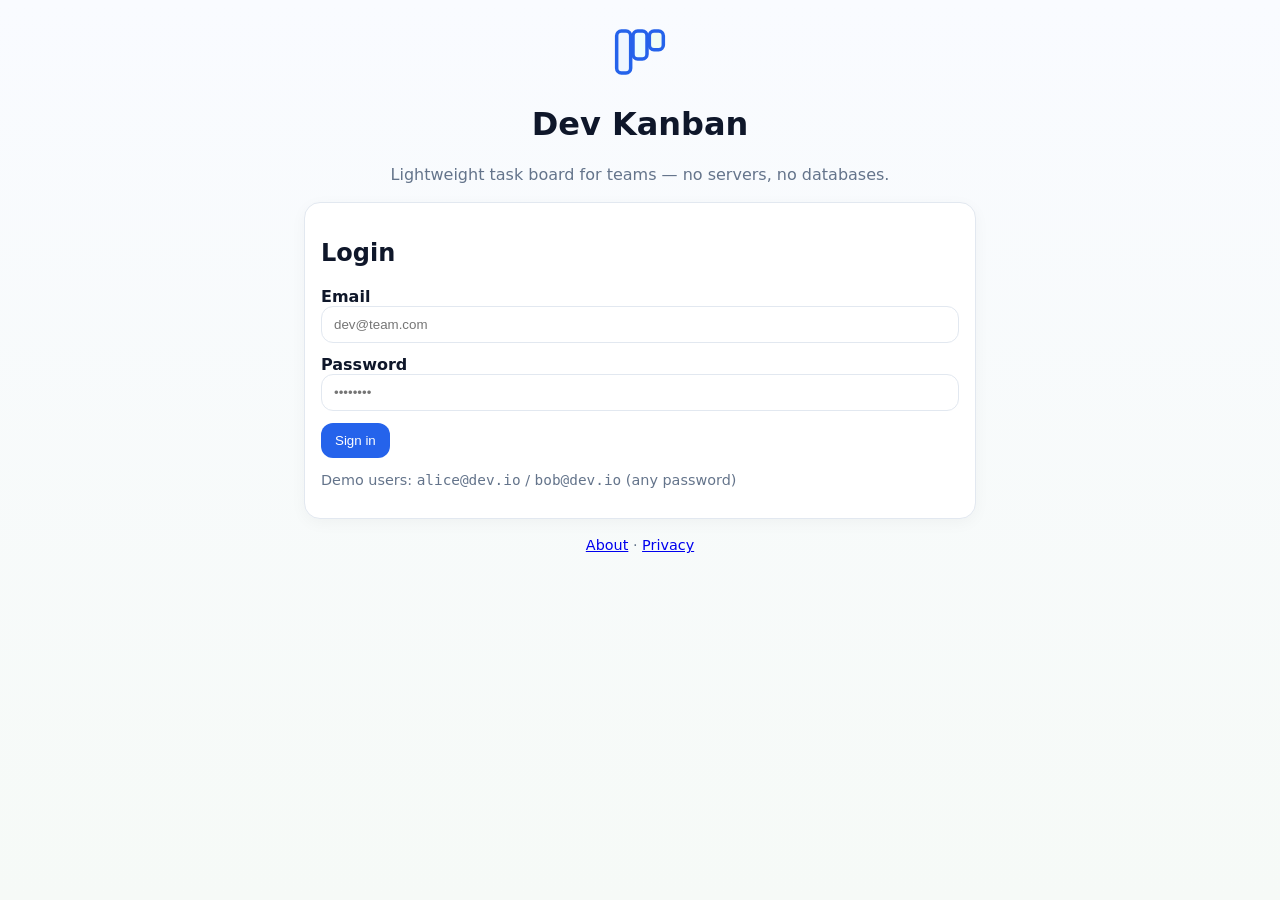
<file: index.html>
<!DOCTYPE html>
<html lang="en">
<head>
  <meta charset="UTF-8" />
  <meta name="viewport" content="width=device-width, initial-scale=1.0"/>
  <title>Dev Kanban — Login</title>
  <link rel="stylesheet" href="assets/styles.css"/>
  <link rel="icon" href="assets/favicon.svg" type="image/svg+xml">
  <script src="assets/theme.js"></script>
</head>
<body class="bg">
  <main class="container narrow">
    <header class="center">
      <img src="assets/logo.svg" alt="Dev Kanban" class="logo"/>
      <h1>Dev Kanban</h1>
      <p class="muted">Lightweight task board for teams — no servers, no databases.</p>
    </header>

    <section class="card">
      <h2>Login</h2>
      <form id="loginForm">
        <label>
          Email
          <input type="email" id="email" placeholder="dev@team.com" required>
        </label>
        <label>
          Password
          <input type="password" id="password" placeholder="••••••••" required>
        </label>
        <button type="submit" class="btn">Sign in</button>
        <p class="muted small">Demo users: <code>alice@dev.io</code> / <code>bob@dev.io</code> (any password)</p>
      </form>
    </section>

    <footer class="center muted small">
      <a href="about.html">About</a>
      &middot;
      <a href="privacy.html">Privacy</a>
    </footer>
  </main>

  <script src="assets/auth.js"></script>
  <script>
    document.getElementById("loginForm").addEventListener("submit", (e) => {
      e.preventDefault();
      const email = document.getElementById("email").value.trim();
      const password = document.getElementById("password").value;
      window.Auth.login(email, password)
        .then(() => window.location.href = "board.html")
        .catch(err => alert(err.message));
    });
  </script>
</body>
</html>
</file>
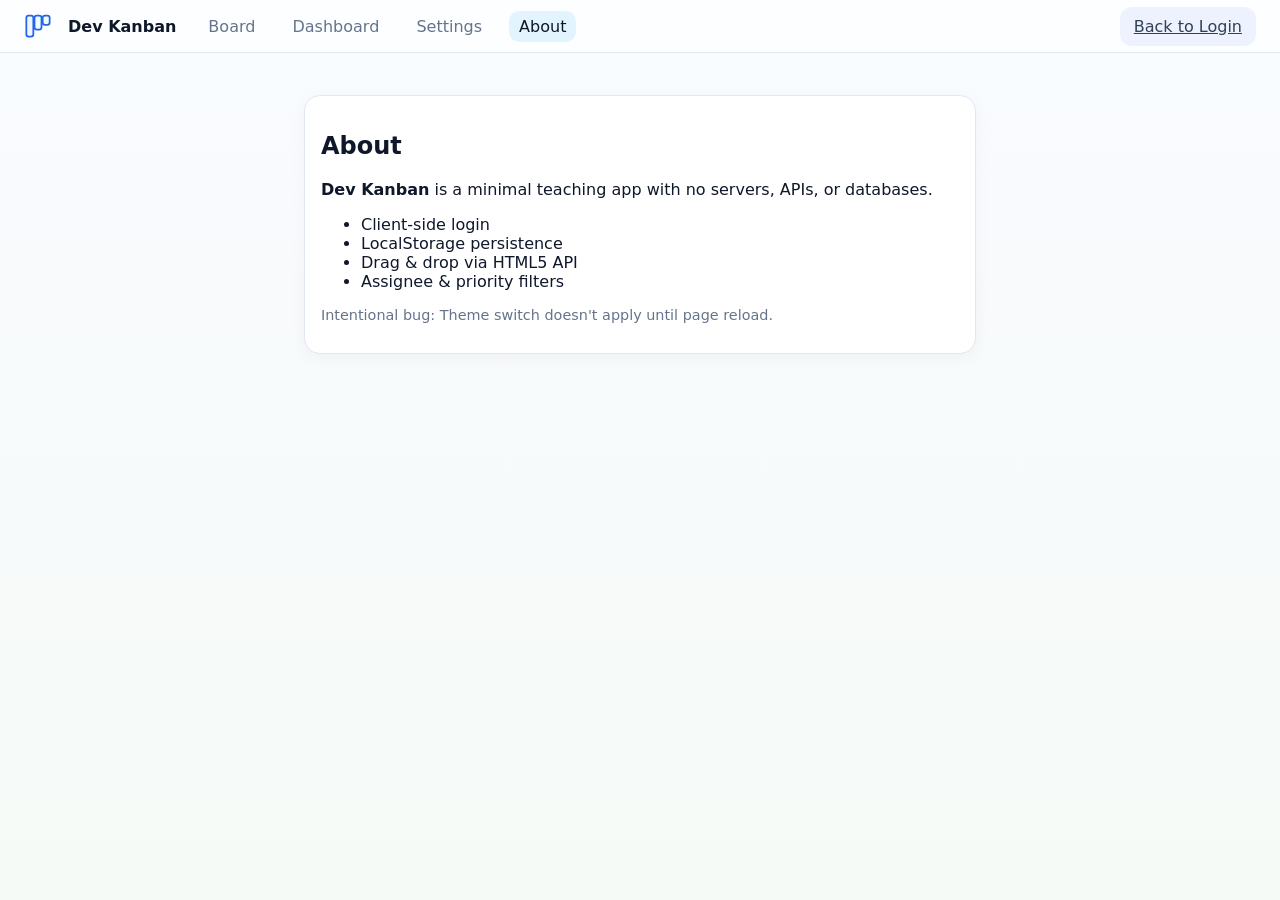
<file: about.html>
<!DOCTYPE html>
<html lang="en">
<head>
  <meta charset="UTF-8" />
  <meta name="viewport" content="width=device-width, initial-scale=1.0"/>
  <title>Dev Kanban — About</title>
  <link rel="stylesheet" href="assets/styles.css"/>
  <link rel="icon" href="assets/favicon.svg" type="image/svg+xml">
  <script src="assets/theme.js"></script>
</head>
<body class="bg">
  <header class="topbar">
    <div class="left">
      <img src="assets/logo.svg" alt="" class="logo small"/>
      <strong>Dev Kanban</strong>
      <nav>
        <a href="board.html">Board</a>
        <a href="dashboard.html">Dashboard</a>
        <a href="settings.html">Settings</a>
        <a class="active" href="about.html">About</a>
      </nav>
    </div>
    <div class="right">
      <a class="btn subtle" href="index.html">Back to Login</a>
    </div>
  </header>

  <main class="container narrow">
    <section class="card">
      <h2>About</h2>
      <p><strong>Dev Kanban</strong> is a minimal teaching app with no servers, APIs, or databases.</p>
      <ul>
        <li>Client-side login</li>
        <li>LocalStorage persistence</li>
        <li>Drag &amp; drop via HTML5 API</li>
        <li>Assignee &amp; priority filters</li>
      </ul>
      <p class="muted small">Intentional bug: Theme switch doesn't apply until page reload.</p>
    </section>
  </main>
</body>
</html>
</file>
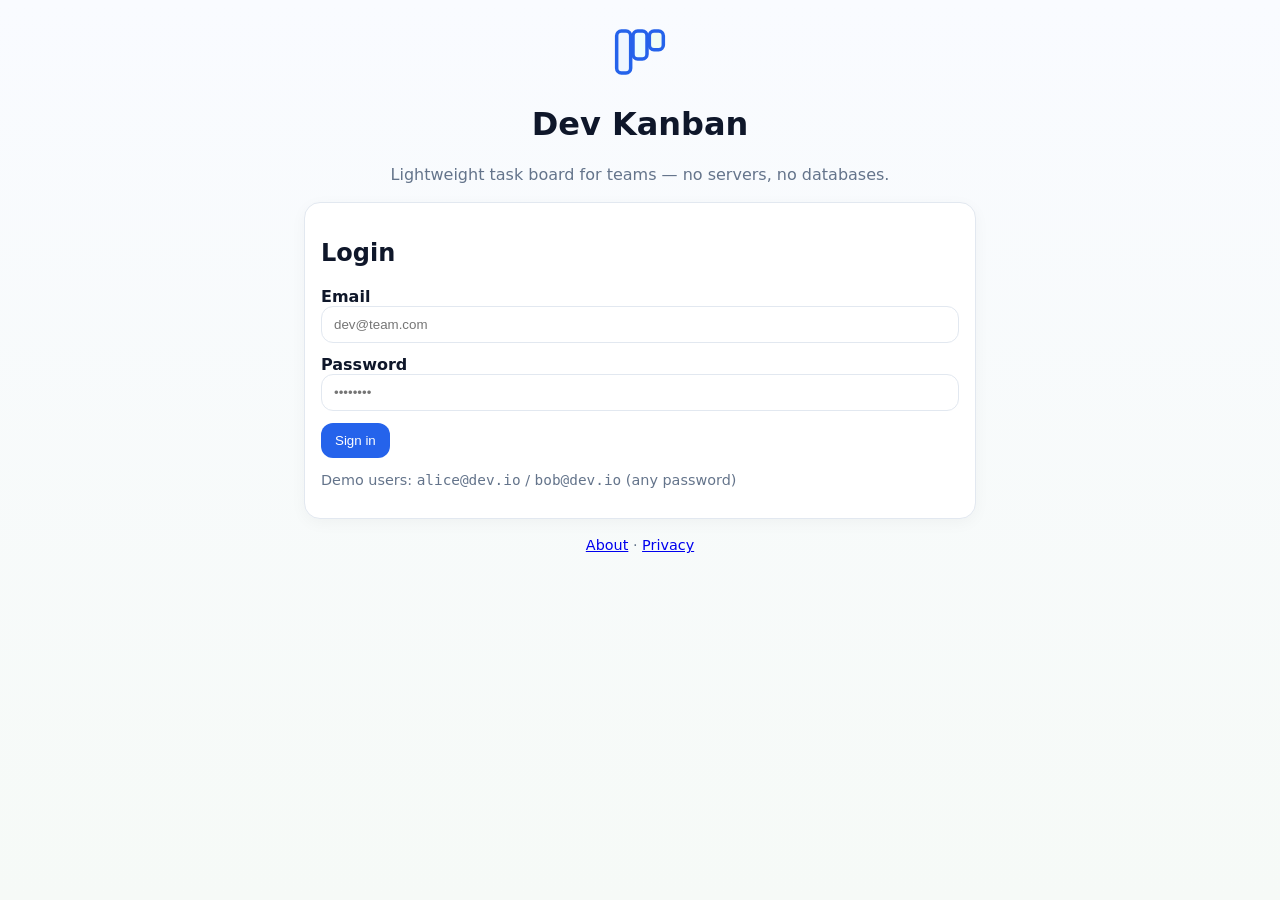
<file: board.html>
<!DOCTYPE html>
<html lang="en">
<head>
  <meta charset="UTF-8" />
  <meta name="viewport" content="width=device-width, initial-scale=1.0"/>
  <title>Dev Kanban — Board</title>
  <link rel="stylesheet" href="assets/styles.css"/>
  <link rel="icon" href="assets/favicon.svg" type="image/svg+xml">
  <script src="assets/theme.js"></script>
</head>
<body class="bg">
  <header class="topbar">
    <div class="left">
      <img src="assets/logo.svg" alt="" class="logo small"/>
      <strong>Dev Kanban</strong>
      <nav>
        <a class="active" href="board.html">Board</a>
        <a href="dashboard.html">Dashboard</a>
        <a href="settings.html">Profile &amp; Settings</a>
        <a href="about.html">About</a>
      </nav>
    </div>
    <div class="right">
      <span id="currentUser" class="chip"></span>
      <details class="user-menu">
        <summary class="btn subtle">Account ▾</summary>
        <div class="menu-items">
          <a href="settings.html#profile">Profile</a>
          <a href="settings.html">Settings</a>
          <a href="#" id="logoutLink">Log out</a>
        </div>
      </details>
    </div>
  </header>

  <main class="container">
    <section class="toolbar card">
      <form id="newTaskForm" class="row gap">
        <input id="titleInput" class="flex" placeholder="New task title (e.g., Implement auth)"/>
        <select id="assigneeInput">
          <option value="">Assignee</option>
          <option>Alice</option>
          <option>Bob</option>
          <option>Carol</option>
        </select>
        <select id="priorityInput">
          <option value="">Priority</option>
          <option>Low</option>
          <option>Medium</option>
          <option>High</option>
        </select>
        <input id="tagsInput" placeholder="#tags (space-separated)"/>
        <button class="btn">Add</button>
      </form>

      <div class="row gap wrap">
        <select id="filterAssignee">
          <option value="">All assignees</option>
          <option>Alice</option>
          <option>Bob</option>
          <option>Carol</option>
        </select>
        <select id="filterPriority">
          <option value="">All priorities</option>
          <option>Low</option>
          <option>Medium</option>
          <option>High</option>
        </select>
        <button id="clearFilters" class="btn subtle">Clear filters</button>
      </div>
    </section>

    <section id="board" class="board">
      <div class="column" data-status="backlog">
        <h3>Backlog</h3>
        <div class="dropzone" id="col-backlog"></div>
      </div>

      <div class="column" data-status="inprogress">
        <h3>In Progress</h3>
        <div class="dropzone" id="col-inprogress"></div>
      </div>

      <div class="column" data-status="review">
        <h3>Review</h3>
        <div class="dropzone" id="col-review"></div>
      </div>

      <div class="column" data-status="done">
        <h3>Done</h3>
        <div class="dropzone" id="col-done"></div>
      </div>
    </section>
  </main>

  <template id="taskTemplate">
    <article class="task" draggable="true">
      <header class="task-head">
        <span class="priority"></span>
        <span class="title"></span>
      </header>
      <div class="task-body">
        <div class="meta">
          <span class="assignee chip"></span>
          <span class="tags"></span>
        </div>
      </div>
      <footer class="task-foot">
        <button class="tiny move-left" title="Move left">◀</button>
        <button class="tiny move-right" title="Move right">▶</button>
        <button class="tiny delete" title="Delete">✕</button>
      </footer>
    </article>
  </template>

  <script src="assets/auth.js"></script>
  <script src="assets/storage.js"></script>
  <script src="assets/board.js"></script>
</body>
</html>
</file>
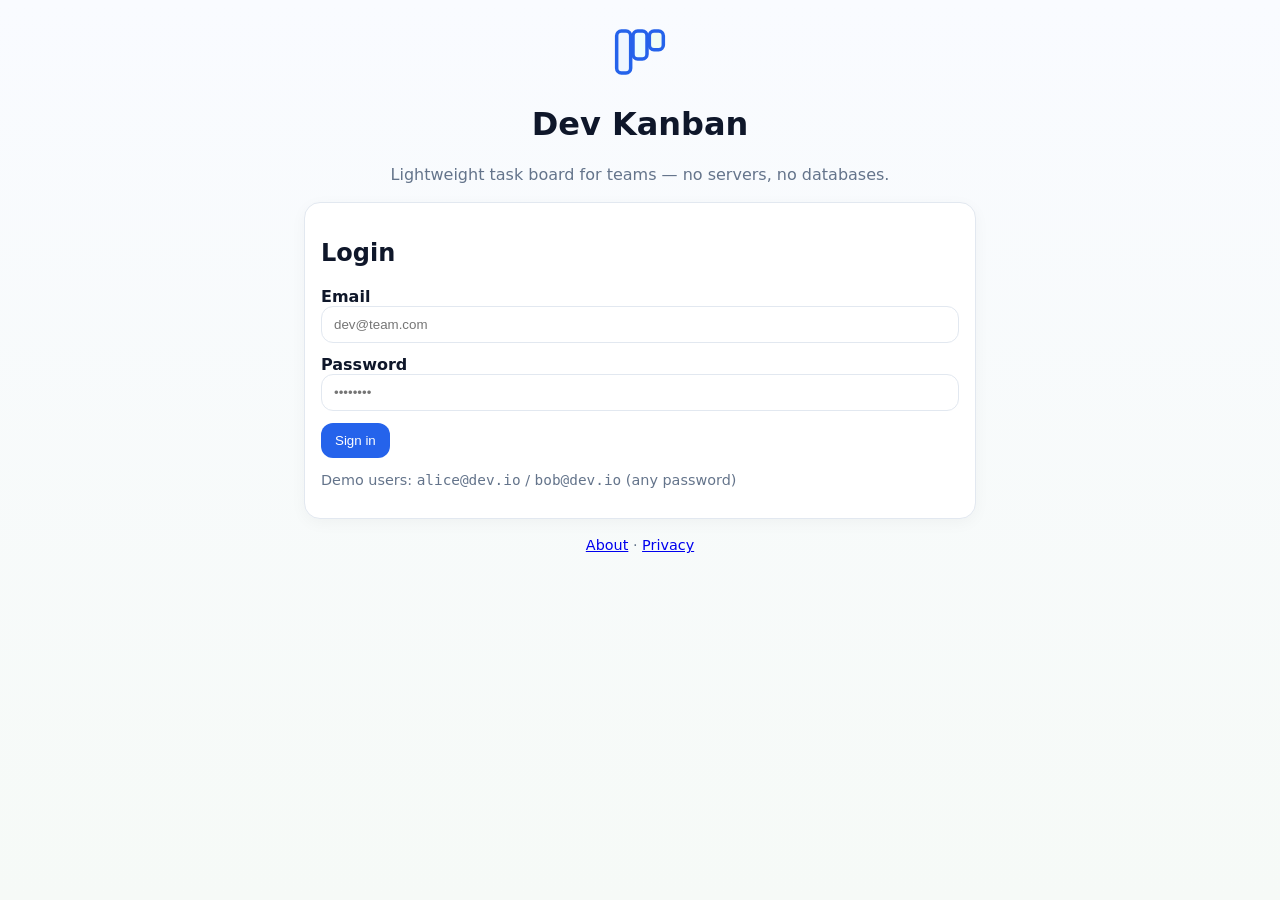
<file: dashboard.html>
<!DOCTYPE html>
<html lang="en">
<head>
  <meta charset="UTF-8" />
  <meta name="viewport" content="width=device-width, initial-scale=1.0"/>
  <title>Dev Kanban — Dashboard</title>
  <link rel="stylesheet" href="assets/styles.css"/>
  <link rel="icon" href="assets/favicon.svg" type="image/svg+xml">
  <script src="assets/theme.js"></script>
</head>
<body class="bg">
  <header class="topbar">
    <div class="left">
      <img src="assets/logo.svg" alt="" class="logo small"/>
      <strong>Dev Kanban</strong>
      <nav>
        <a href="board.html">Board</a>
        <a class="active" href="dashboard.html">Dashboard</a>
        <a href="report.html">Create Report</a>
        <a href="settings.html">Profile &amp; Settings</a>
        <a href="about.html">About</a>
      </nav>
    </div>
    <div class="right">
      <span id="currentUser" class="chip"></span>
      <details class="user-menu">
        <summary class="btn subtle">Account ▾</summary>
        <div class="menu-items">
          <a href="settings.html#profile">Profile</a>
          <a href="settings.html">Settings</a>
          <a href="#" id="logoutLink">Log out</a>
        </div>
      </details>
    </div>
  </header>

  <main class="container">
    <section class="card">
      <h2>Task Summary by Assignee</h2>
      <p class="muted">Each card shows task counts by status. Use links to open the board pre-filtered by assignee.</p>
      <div id="summaryCards" class="summary-grid"></div>
    </section>
  </main>

  <template id="summaryCardTemplate">
    <article class="summary-card">
      <header>
        <h3 class="assignee-name"></h3>
        <a class="btn subtle board-link" href="#">Open board</a>
      </header>
      <ul class="summary-list">
        <li><span>Backlog</span><strong class="count-backlog">0</strong></li>
        <li><span>In Progress</span><strong class="count-inprogress">0</strong></li>
        <li><span>Review</span><strong class="count-review">0</strong></li>
        <li><span>Done</span><strong class="count-done">0</strong></li>
        <li class="total"><span>Total</span><strong class="count-total">0</strong></li>
      </ul>
    </article>
  </template>

  <script src="assets/auth.js"></script>
  <script src="assets/storage.js"></script>
  <script src="assets/dashboard.js"></script>
</body>
</html>
</file>
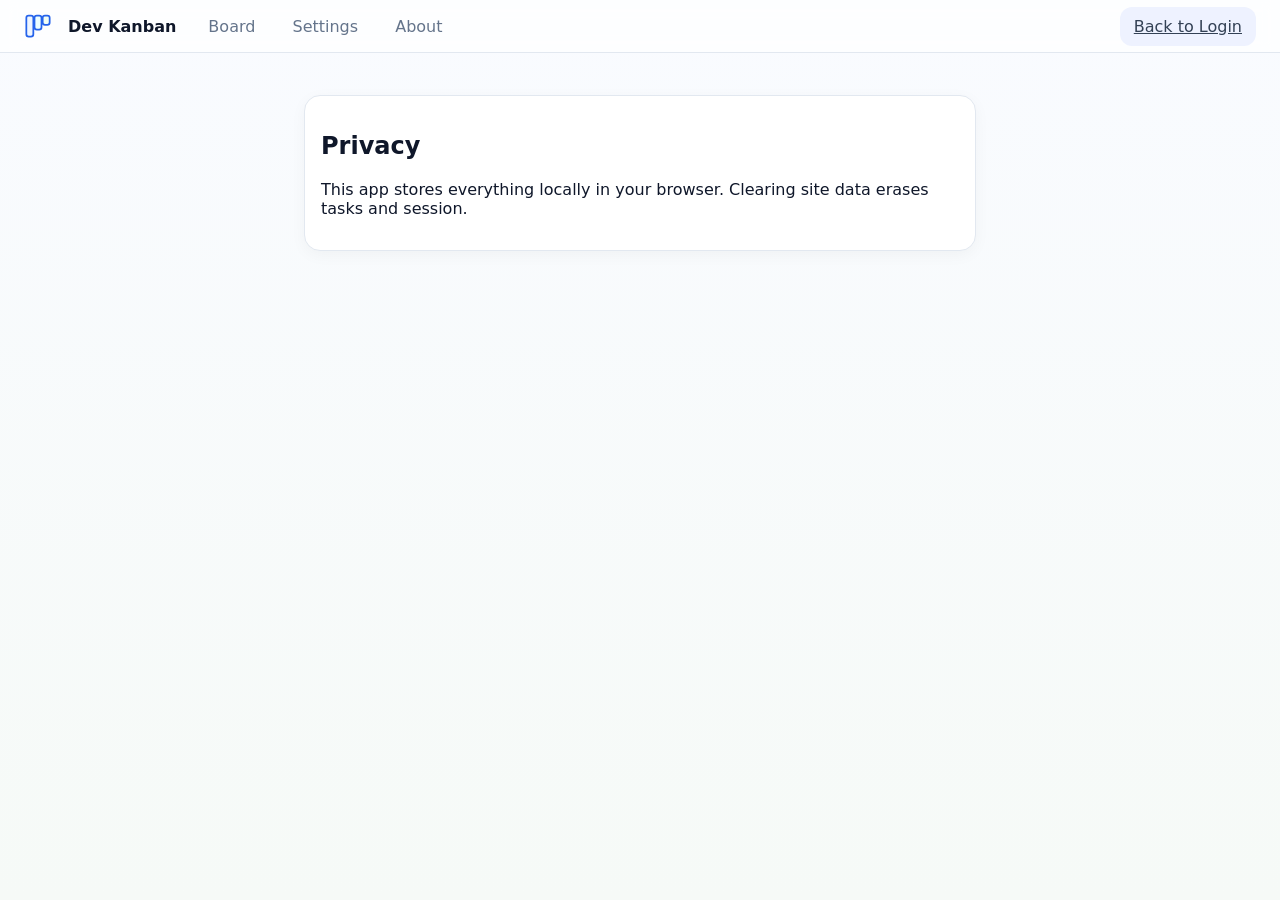
<file: privacy.html>
<!DOCTYPE html>
<html lang="en">
<head>
  <meta charset="UTF-8" />
  <meta name="viewport" content="width=device-width, initial-scale=1.0"/>
  <title>Dev Kanban — Privacy</title>
  <link rel="stylesheet" href="assets/styles.css"/>
  <link rel="icon" href="assets/favicon.svg" type="image/svg+xml">
  <script src="assets/theme.js"></script>
</head>
<body class="bg">
  <header class="topbar">
    <div class="left">
      <img src="assets/logo.svg" alt="" class="logo small"/>
      <strong>Dev Kanban</strong>
      <nav>
        <a href="board.html">Board</a>
        <a href="settings.html">Settings</a>
        <a href="about.html">About</a>
      </nav>
    </div>
    <div class="right">
      <a class="btn subtle" href="index.html">Back to Login</a>
    </div>
  </header>

  <main class="container narrow">
    <section class="card">
      <h2>Privacy</h2>
      <p>This app stores everything locally in your browser. Clearing site data erases tasks and session.</p>
    </section>
  </main>
</body>
</html>
</file>
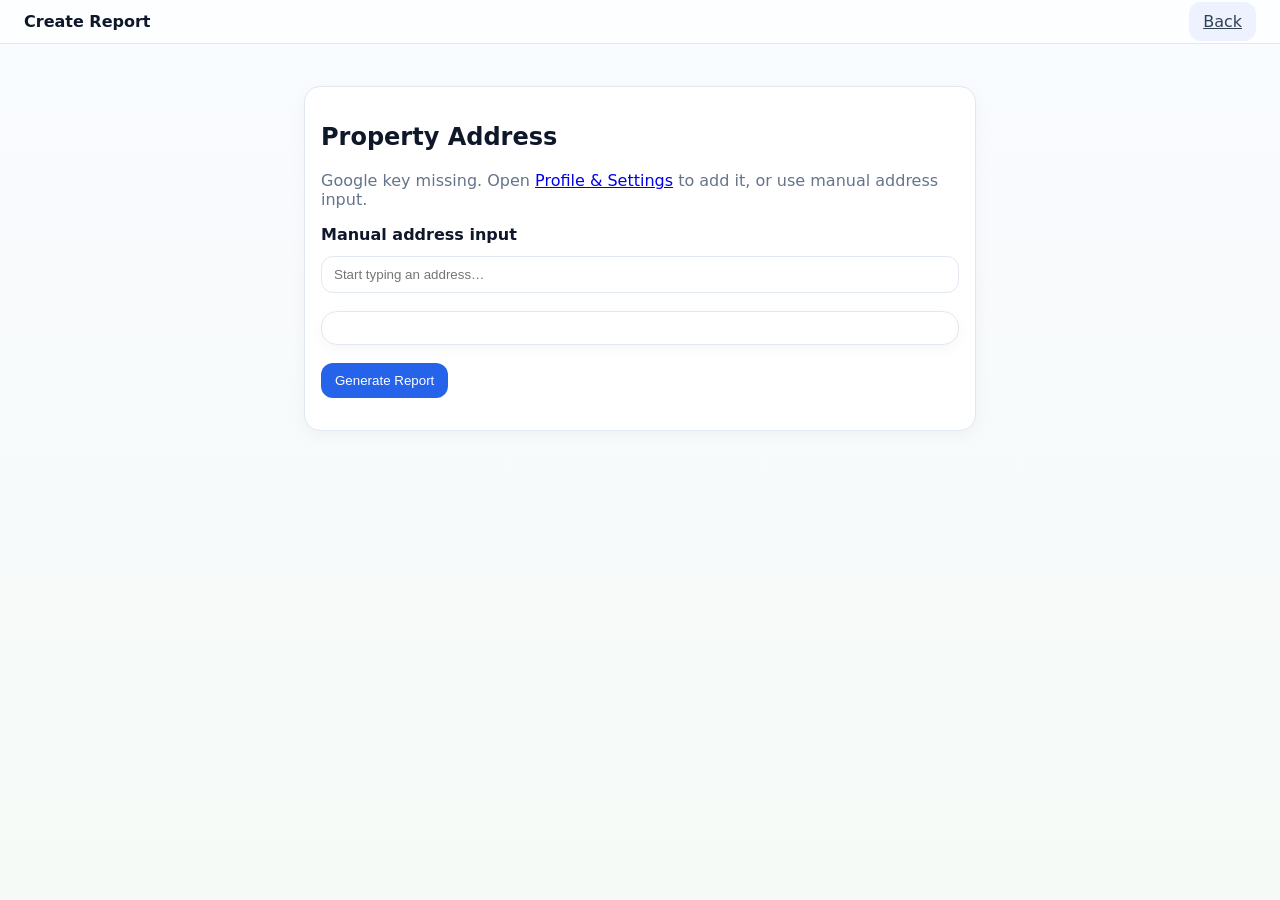
<file: report.html>
<!DOCTYPE html>
<html lang="en">
<head>
  <meta charset="UTF-8" />
  <meta name="viewport" content="width=device-width, initial-scale=1.0"/>
  <title>Dev Kanban — Create Report</title>
  <link rel="stylesheet" href="assets/styles.css"/>
  <script src="assets/theme.js"></script>
</head>
<body class="bg">
<header class="topbar"><div class="left"><strong>Create Report</strong></div><div class="right"><a href="dashboard.html" class="btn subtle">Back</a></div></header>
<main class="container narrow">
  <section class="card">
    <h2>Property Address</h2>
    <div id="addressAutocompleteHost"></div>
    <label>Manual address input</label>
    <input id="manualAddress" placeholder="Start typing an address…" />
    <div id="selectedAddressMeta" class="muted small"></div>
    <div id="mapPreview" class="card"></div>
    <button id="generateReportBtn" class="btn">Generate Report</button>
    <p id="reportStatus" class="muted"></p>
  </section>
</main>
<script src="assets/storage.js"></script>
<script src="assets/report.js"></script>
</body>
</html>
</file>
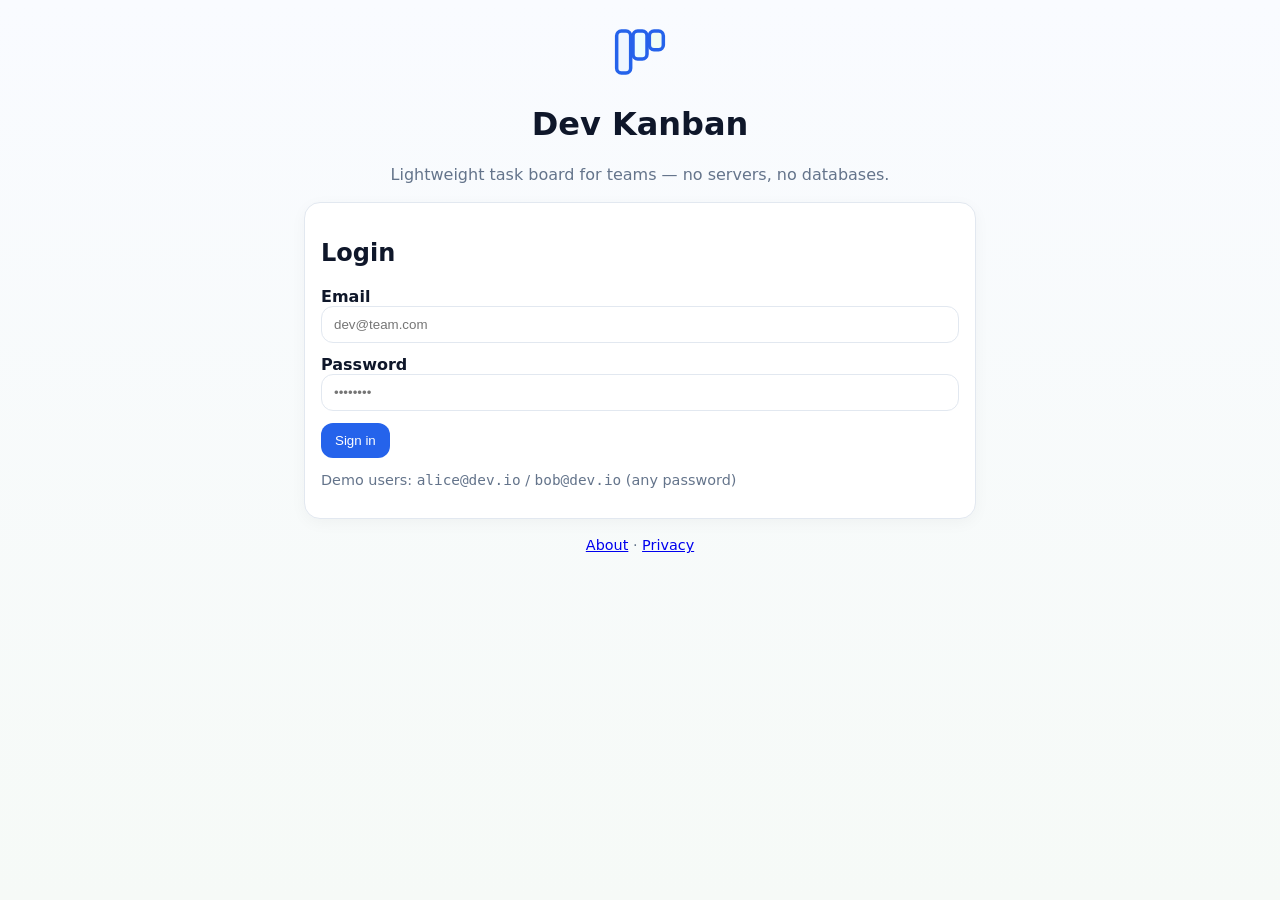
<file: settings.html>
<!DOCTYPE html>
<html lang="en">
<head>
  <meta charset="UTF-8" />
  <meta name="viewport" content="width=device-width, initial-scale=1.0"/>
  <title>Dev Kanban — Settings</title>
  <link rel="stylesheet" href="assets/styles.css"/>
  <link rel="icon" href="assets/favicon.svg" type="image/svg+xml">
  <script src="assets/theme.js"></script>
</head>
<body class="bg">
  <header class="topbar">
    <div class="left">
      <img src="assets/logo.svg" alt="" class="logo small"/>
      <strong>Dev Kanban</strong>
      <nav>
        <a href="board.html">Board</a>
        <a href="dashboard.html">Dashboard</a>
        <a class="active" href="settings.html">Profile &amp; Settings</a>
        <a href="about.html">About</a>
      </nav>
    </div>
    <div class="right">
      <span id="currentUser" class="chip"></span>
      <details class="user-menu">
        <summary class="btn subtle">Account ▾</summary>
        <div class="menu-items">
          <a href="settings.html#profile">Profile</a>
          <a href="settings.html">Settings</a>
          <a href="#" id="logoutLink">Log out</a>
        </div>
      </details>
    </div>
  </header>

  <main class="container narrow">
    <section class="card">
      <h2>Theme</h2>
      <p class="muted">Switch between light and dark modes.</p>
      <div class="row gap">
        <label class="row gap">
          <input type="radio" name="theme" value="light"> Light
        </label>
        <label class="row gap">
          <input type="radio" name="theme" value="dark"> Dark
        </label>
        <button id="toggleBtn" class="btn subtle">Toggle</button>
      </div>
    </section>

    <section class="card">
      <h2>Google Maps</h2>
      <p class="muted">Configure your Google Maps API key for address autocomplete and report geocoding.</p>
      <label for="googleMapsApiKey">Google Maps API Key</label>
      <div class="row gap stack-mobile">
        <input id="googleMapsApiKey" type="password" placeholder="AIza..." autocomplete="off" />
        <button id="saveGoogleMapsKeyBtn" class="btn">Save Key</button>
        <button id="testGoogleMapsKeyBtn" class="btn subtle">Test connection</button>
      </div>
      <p id="googleMapsKeyStatus" class="muted"></p>
    </section>
  </main>

  <script src="assets/auth.js"></script>
  <script src="assets/storage.js"></script>
  <script>
    Auth.requireLogin();
    document.getElementById("currentUser").textContent = Auth.currentUser()?.email || "";
    document.getElementById("logoutLink").onclick = (e) => { e.preventDefault(); Auth.logout(); location.href = "index.html"; };

    const current = Theme.get();
    const radios = document.querySelectorAll('input[name="theme"]');
    radios.forEach(r => r.checked = (r.value === current));
    radios.forEach(r => r.addEventListener('change', () => Theme.set(r.value)));
    document.getElementById("toggleBtn").onclick = () => Theme.toggle();

    const keyInput = document.getElementById("googleMapsApiKey");
    const saveBtn = document.getElementById("saveGoogleMapsKeyBtn");
    const testBtn = document.getElementById("testGoogleMapsKeyBtn");
    const statusEl = document.getElementById("googleMapsKeyStatus");

    function showStatus(message, tone = "muted") {
      statusEl.textContent = message;
      statusEl.className = tone === "error" ? "danger" : tone === "success" ? "success" : "muted";
    }

    function maskKey(value) {
      if (!value || value.length < 8) return "••••••••";
      return `${value.slice(0, 4)}${"•".repeat(Math.max(4, value.length - 8))}${value.slice(-4)}`;
    }

    const existing = Storage.loadProfile();
    const storedKey = existing.google_maps_api_key_encrypted || existing.google_maps_api_key || "";
    if (storedKey) {
      keyInput.value = maskKey(storedKey);
      keyInput.dataset.hasStoredKey = "true";
    }

    saveBtn.onclick = () => {
      const value = keyInput.value.trim();
      if (!value || value.includes("•")) {
        showStatus("Enter a valid Google Maps API key before saving.", "error");
        return;
      }
      Storage.saveProfile({
        ...Storage.loadProfile(),
        google_maps_api_key: value,
        google_maps_api_key_encrypted: value
      });
      keyInput.value = maskKey(value);
      keyInput.dataset.hasStoredKey = "true";
      showStatus("Google Maps API key saved.", "success");
    };

    testBtn.onclick = async () => {
      const profile = Storage.loadProfile();
      const key = (!keyInput.value.includes("•") ? keyInput.value.trim() : "") || profile.google_maps_api_key || profile.google_maps_api_key_encrypted;
      if (!key) {
        showStatus("No key available. Save your key first.", "error");
        return;
      }
      showStatus("Testing Google Maps connection...");
      try {
        const res = await fetch(`https://maps.googleapis.com/maps/api/geocode/json?address=${encodeURIComponent("1600 Amphitheatre Pkwy, Mountain View, CA")}&key=${encodeURIComponent(key)}`);
        const data = await res.json();
        if (res.ok && data.status === "OK") showStatus("Connection successful. Google Maps API is working.", "success");
        else showStatus(`Connection failed: ${data.error_message || data.status || "Unknown error"}`, "error");
      } catch (err) {
        showStatus(`Connection failed: ${err.message}`, "error");
      }
    };
  </script>
</body>
</html>
</file>
<file: assets/styles.css>
/* Light, clean theme */
:root {
  --bg: #f8fafc;
  --card: #ffffff;
  --text: #0f172a;
  --muted: #64748b;
  --primary: #2563eb;
  --accent: #10b981;
  --border: #e2e8f0;
  --chip: #e2f5ff;
}

* { box-sizing: border-box; }
html, body { margin: 0; padding: 0; font-family: ui-sans-serif, system-ui, -apple-system, Segoe UI, Roboto, Arial, sans-serif; color: var(--text); }
.bg { background: linear-gradient(180deg, #f9fbff, #f6faf7); min-height: 100vh; }

.container { max-width: 1200px; margin: 0 auto; padding: 24px; }
.container.narrow { max-width: 720px; }

.center { text-align: center; }
.muted { color: var(--muted); }
.success { color: #15803d; }
.danger { color: #b91c1c; }
.small { font-size: 0.9rem; }
.row { display: flex; align-items: center; }
.wrap { flex-wrap: wrap; }
.gap { gap: 12px; }
.flex { flex: 1; }

.topbar { position: sticky; top: 0; display: flex; align-items: center; justify-content: space-between; padding: 12px 24px; background: rgba(255,255,255,0.7); backdrop-filter: blur(8px); border-bottom: 1px solid var(--border); z-index: 10; }
.topbar .left { display: flex; align-items: center; gap: 16px; }
.topbar nav a { color: var(--muted); text-decoration: none; margin: 0 6px; padding: 6px 10px; border-radius: 10px; }
.topbar nav a.active, .topbar nav a:hover { background: var(--chip); color: var(--text); }

.card { background: var(--card); border: 1px solid var(--border); border-radius: 16px; padding: 16px; box-shadow: 0 4px 16px rgba(0,0,0,0.04); margin: 18px 0; }

label { display: block; margin-bottom: 12px; font-weight: 600; }
input, select { width: 100%; padding: 10px 12px; border: 1px solid var(--border); border-radius: 12px; background: white; }
input:focus, select:focus { outline: 2px solid #cde2ff; border-color: #cde2ff; }

.btn { background: var(--primary); color: white; border: none; padding: 10px 14px; border-radius: 12px; cursor: pointer; }
.btn:hover { filter: brightness(0.95); }
.btn.subtle { background: #eef2ff; color: #334155; }
.btn.subtle:hover { background: #e2e8f0; }

.logo { width: 56px; height: 56px; }
.logo.small { width: 28px; height: 28px; }
.chip { background: var(--chip); border: 1px solid #cfe9ff; padding: 4px 10px; border-radius: 999px; }

.user-menu { position: relative; }
.user-menu summary { list-style: none; }
.user-menu summary::-webkit-details-marker { display: none; }
.user-menu .menu-items {
  visibility: hidden;
  opacity: 0;
  pointer-events: none;
  position: absolute;
  right: 0;
  top: calc(100% + 6px);
  min-width: 170px;
  background: var(--card);
  border: 1px solid var(--border);
  border-radius: 12px;
  box-shadow: 0 8px 20px rgba(0,0,0,0.08);
  padding: 6px;
  display: none;
  z-index: 20;
}
.user-menu[open] .menu-items { display: grid; gap: 4px; visibility: visible; opacity: 1; pointer-events: auto; }
.user-menu:not([open]) .menu-items { display: none !important; }
.user-menu .menu-items a {
  color: var(--text);
  text-decoration: none;
  padding: 8px 10px;
  border-radius: 8px;
}
.user-menu .menu-items a:hover { background: var(--chip); }


.toolbar input, .toolbar select { min-width: 140px; }

.board { display: grid; grid-template-columns: repeat(4, 1fr); gap: 16px; margin-top: 12px; }
.column { background: var(--card); border: 1px solid var(--border); border-radius: 16px; padding: 12px; display: flex; flex-direction: column; min-height: 60vh; }
.column h3 { margin: 6px 8px 10px; }
.dropzone { flex: 1; display: flex; flex-direction: column; gap: 10px; padding: 8px; border-radius: 12px; border: 2px dashed transparent; }
.column[data-status="backlog"] { background: #fff1f2; border-color: #fca5a5; }
.column[data-status="backlog"] h3 { color: #b91c1c; }
.column[data-status="inprogress"] { background: #eff6ff; border-color: #93c5fd; }
.column[data-status="inprogress"] h3 { color: #1d4ed8; }
.column[data-status="review"] { background: #fffbeb; border-color: #fcd34d; }
.column[data-status="review"] h3 { color: #a16207; }
.column[data-status="done"] { background: #ecfdf5; border-color: #86efac; }
.column[data-status="done"] h3 { color: #15803d; }

.dropzone.drag-over { border-color: #cde2ff; background: #f8fbff; }

.task { background: #ffffff; border: 1px solid var(--border); border-radius: 14px; padding: 10px; box-shadow: 0 3px 10px rgba(0,0,0,0.03); cursor: grab; }
.task:active { cursor: grabbing; }
.task-head { display: flex; align-items: center; gap: 8px; margin-bottom: 6px; }
.task .title { font-weight: 700; }
.task .meta { display: flex; align-items: center; gap: 8px; margin: 6px 0; flex-wrap: wrap; }
.task .tags { color: var(--muted); font-size: 0.9rem; }
.task .priority { padding: 2px 8px; border-radius: 999px; font-size: 0.75rem; background: #eef2ff; }
.task-foot { display: flex; justify-content: flex-end; gap: 6px; }
button.tiny { padding: 4px 8px; border-radius: 8px; border: 1px solid var(--border); background: #f8fafc; }
button.tiny:hover { background: #eef2ff; }

@media (max-width: 1000px) {
  .board { grid-template-columns: 1fr 1fr; }
}
@media (max-width: 640px) {
  .board { grid-template-columns: 1fr; }
  .stack-mobile { flex-direction: column; align-items: stretch; }
}


@media (max-width: 640px) {
  .topbar {
    position: static;
    flex-direction: column;
    align-items: stretch;
    gap: 10px;
    padding: 10px 12px;
  }

  .topbar .left,
  .topbar .right {
    width: 100%;
  }

  .topbar .left {
    flex-wrap: wrap;
    gap: 8px;
  }

  .topbar nav {
    display: flex;
    flex-wrap: wrap;
    gap: 6px;
    width: 100%;
  }

  .topbar nav a {
    margin: 0;
  }

  .topbar .right {
    display: flex;
    justify-content: space-between;
    align-items: center;
    gap: 8px;
    flex-wrap: wrap;
  }

  .user-menu .menu-items {
    right: auto;
    left: 0;
  }

  .topbar .chip {
    overflow-wrap: anywhere;
  }
}

/* Dark theme overrides */
:root[data-theme="dark"] {
  --bg: #0b1220;
  --card: #0f172a;
  --text: #e5e7eb;
  --muted: #94a3b8;
  --primary: #60a5fa;
  --accent: #34d399;
  --border: #1e293b;
  --chip: #102540;
}
:root[data-theme="dark"] .bg { background: linear-gradient(180deg, #0d1424, #0b1715); }
:root[data-theme="dark"] .btn.subtle { background: #1f2937; color: #e5e7eb; }
:root[data-theme="dark"] .btn.subtle:hover { background: #334155; }
:root[data-theme="dark"] .topbar { background: rgba(15, 23, 42, 0.6); border-bottom-color: var(--border); }
:root[data-theme="dark"] input, :root[data-theme="dark"] select { background: #0b1220; color: var(--text); border-color: var(--border); }
:root[data-theme="dark"] .task { background: #0b1220; }
:root[data-theme="dark"] .column[data-status="backlog"] { background: #311016; border-color: #7f1d1d; }
:root[data-theme="dark"] .column[data-status="backlog"] h3 { color: #fca5a5; }
:root[data-theme="dark"] .column[data-status="inprogress"] { background: #0f1f3a; border-color: #1d4ed8; }
:root[data-theme="dark"] .column[data-status="inprogress"] h3 { color: #93c5fd; }
:root[data-theme="dark"] .column[data-status="review"] { background: #2f2611; border-color: #a16207; }
:root[data-theme="dark"] .column[data-status="review"] h3 { color: #fcd34d; }
:root[data-theme="dark"] .column[data-status="done"] { background: #10261a; border-color: #166534; }
:root[data-theme="dark"] .column[data-status="done"] h3 { color: #86efac; }


.summary-grid { display: grid; grid-template-columns: repeat(auto-fit, minmax(230px, 1fr)); gap: 14px; margin-top: 12px; }
.summary-card { background: var(--card); border: 1px solid var(--border); border-radius: 14px; padding: 12px; }
.summary-card header { display: flex; align-items: center; justify-content: space-between; gap: 8px; margin-bottom: 8px; }
.summary-card h3 { margin: 0; }
.summary-list { list-style: none; margin: 0; padding: 0; display: grid; gap: 6px; }
.summary-list li { display: flex; align-items: center; justify-content: space-between; color: var(--muted); }
.summary-list li.total { color: var(--text); border-top: 1px solid var(--border); margin-top: 6px; padding-top: 6px; font-weight: 700; }
</file>
